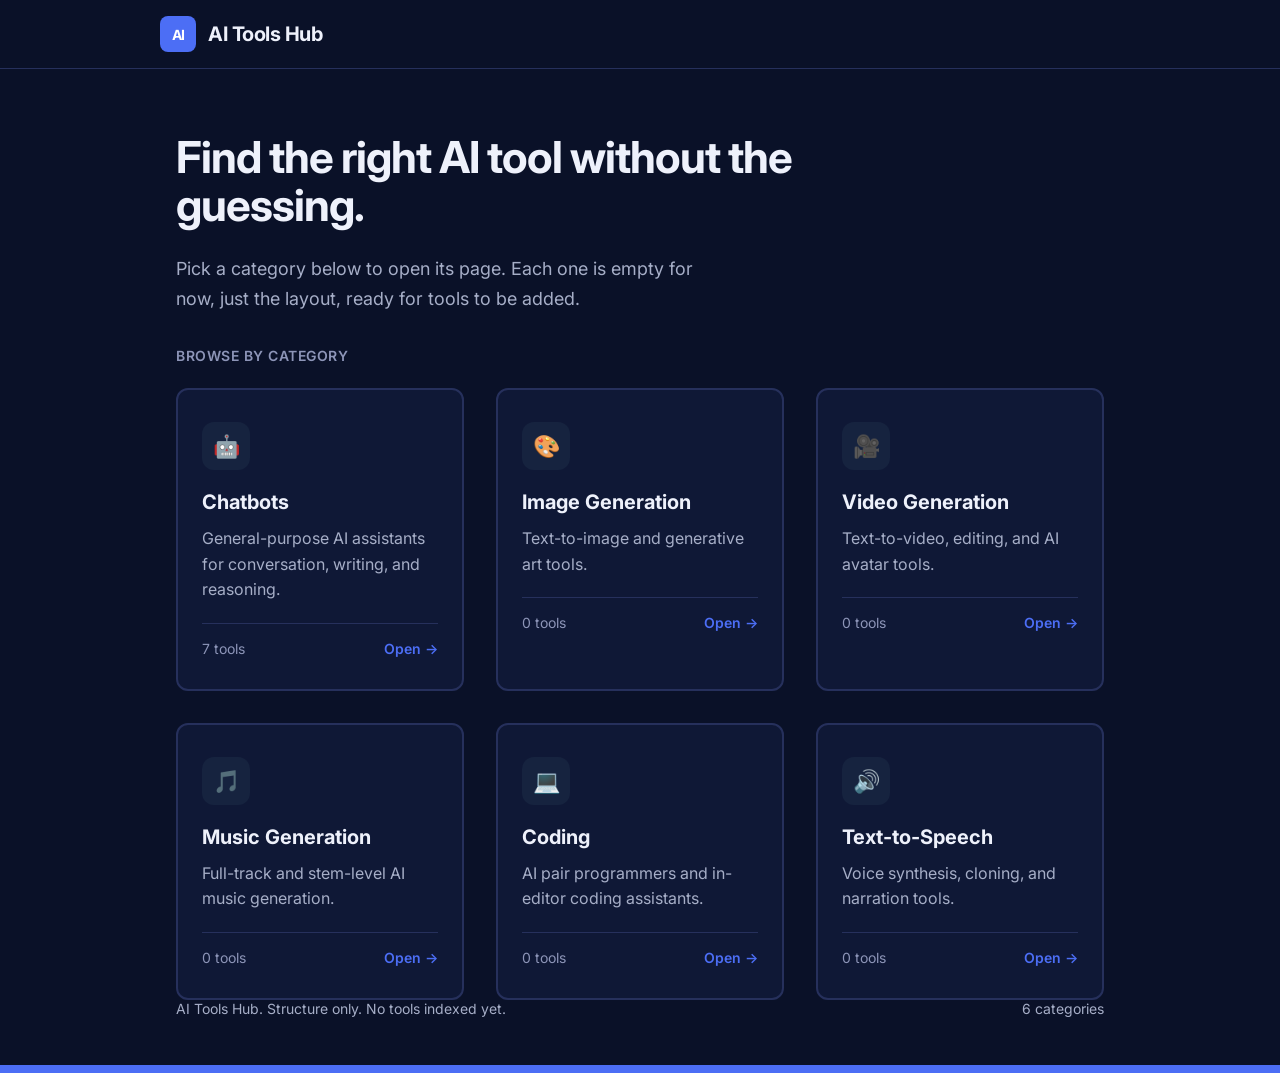
<file: index.html>
<!DOCTYPE html>
<html lang="en">
<head>
<meta charset="UTF-8">
<meta name="viewport" content="width=device-width, initial-scale=1.0">
<title>AI Tools Hub</title>
<link rel="preconnect" href="https://fonts.googleapis.com">
<link rel="preconnect" href="https://fonts.gstatic.com" crossorigin>
<link href="https://fonts.googleapis.com/css2?family=Inter:wght@400;500;600;700&display=swap" rel="stylesheet">
<link rel="stylesheet" href="style.css">
</head>
<body>

<div class="topbar">
  <div class="container topbar-inner">
    <a class="brand" href="index.html">
      <div class="mark">AI</div>
      <span>AI Tools Hub</span>
    </a>
  </div>
</div>

<header class="hero container">
  <h1>Find the right AI tool without the guessing.</h1>
  <p class="hero-text">Pick a category below to open its page. Each one is empty for now, just the layout, ready for tools to be added.</p>
</header>

<section class="container">
  <div class="section-label">Browse by category</div>
  <div class="grid-3-cols">

    <a class="cat-card" href="chatbots.html">
      <div class="cat-icon">🤖</div>
      <h3>Chatbots</h3>
      <p>General-purpose AI assistants for conversation, writing, and reasoning.</p>
      <div class="cat-meta">
        <span>7 tools</span>
        <span class="cat-arrow">Open →</span>
      </div>
    </a>

    <a class="cat-card" href="image.html">
      <div class="cat-icon">🎨</div>
      <h3>Image Generation</h3>
      <p>Text-to-image and generative art tools.</p>
      <div class="cat-meta">
        <span>0 tools</span>
        <span class="cat-arrow">Open →</span>
      </div>
    </a>

    <a class="cat-card" href="video.html">
      <div class="cat-icon">🎥</div>
      <h3>Video Generation</h3>
      <p>Text-to-video, editing, and AI avatar tools.</p>
      <div class="cat-meta">
        <span>0 tools</span>
        <span class="cat-arrow">Open →</span>
      </div>
    </a>

    <a class="cat-card" href="music.html">
      <div class="cat-icon">🎵</div>
      <h3>Music Generation</h3>
      <p>Full-track and stem-level AI music generation.</p>
      <div class="cat-meta">
        <span>0 tools</span>
        <span class="cat-arrow">Open →</span>
      </div>
    </a>

    <a class="cat-card" href="coding.html">
      <div class="cat-icon">💻</div>
      <h3>Coding</h3>
      <p>AI pair programmers and in-editor coding assistants.</p>
      <div class="cat-meta">
        <span>0 tools</span>
        <span class="cat-arrow">Open →</span>
      </div>
    </a>

    <a class="cat-card" href="tts.html">
      <div class="cat-icon">🔊</div>
      <h3>Text-to-Speech</h3>
      <p>Voice synthesis, cloning, and narration tools.</p>
      <div class="cat-meta">
        <span>0 tools</span>
        <span class="cat-arrow">Open →</span>
      </div>
    </a>

  </div>
</section>

<footer>
  <div class="container footer-inner">
    <span>AI Tools Hub. Structure only. No tools indexed yet.</span>
    <span>6 categories</span>
  </div>
</footer>

</body>
</html>
</file>
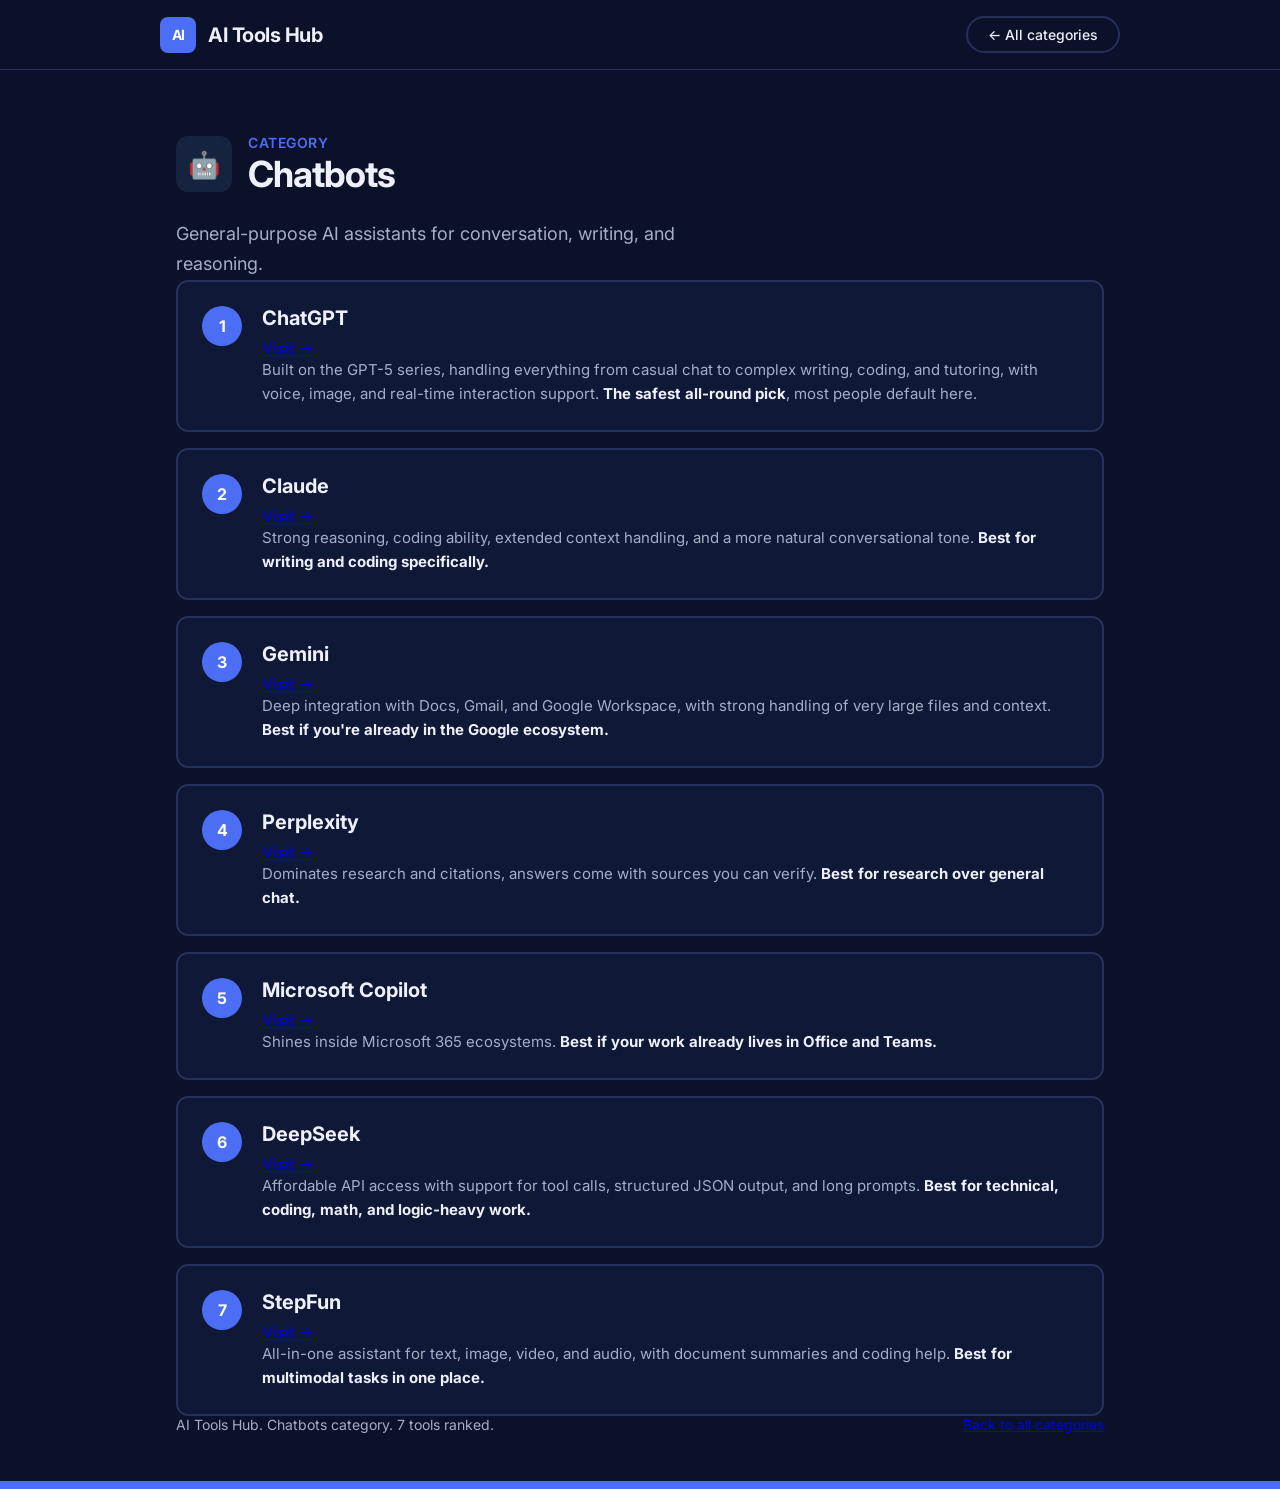
<file: chatbots.html>
<!doctype html>
<html lang="en">
  <head>
    <meta charset="UTF-8" />
    <meta name="viewport" content="width=device-width, initial-scale=1.0" />
    <title>Chatbots - AI Tools Hub</title>
    <link rel="preconnect" href="https://fonts.googleapis.com" />
    <link rel="preconnect" href="https://fonts.gstatic.com" crossorigin />
    <link
      href="https://fonts.googleapis.com/css2?family=Inter:wght@400;500;600;700&display=swap"
      rel="stylesheet"
    />
    <link rel="stylesheet" href="style.css" />
  </head>
  <body>
    <div class="topbar">
      <div class="container topbar-inner">
        <a class="brand" href="index.html">
          <div class="mark">AI</div>
          <span>AI Tools Hub</span>
        </a>
        <a class="back-link" href="index.html">← All categories</a>
      </div>
    </div>

    <header class="page-head container">
      <div class="page-head-top">
        <div class="page-icon">🤖</div>
        <div>
          <div class="page-eyebrow">Category</div>
          <h1>Chatbots</h1>
        </div>
      </div>
      <p class="hero-text">
        General-purpose AI assistants for conversation, writing, and reasoning.
      </p>
    </header>

    <section class="container">
      <div class="slot-list">
        <div class="rank-item">
          <div class="rank-num">1</div>
          <div class="rank-body">
            <div class="rank-top">
              <h3>ChatGPT</h3>
              <a
                class="rank-visit"
                href="https://chat.openai.com"
                target="_blank"
                rel="noopener"
                >Visit →</a
              >
            </div>
            <p class="rank-advantage">
              Built on the GPT-5 series, handling everything from casual chat to
              complex writing, coding, and tutoring, with voice, image, and
              real-time interaction support.
              <strong>The safest all-round pick</strong>, most people default
              here.
            </p>
          </div>
        </div>

        <div class="rank-item">
          <div class="rank-num">2</div>
          <div class="rank-body">
            <div class="rank-top">
              <h3>Claude</h3>
              <a
                class="rank-visit"
                href="https://claude.ai"
                target="_blank"
                rel="noopener"
                >Visit →</a
              >
            </div>
            <p class="rank-advantage">
              Strong reasoning, coding ability, extended context handling, and a
              more natural conversational tone.
              <strong>Best for writing and coding specifically.</strong>
            </p>
          </div>
        </div>

        <div class="rank-item">
          <div class="rank-num">3</div>
          <div class="rank-body">
            <div class="rank-top">
              <h3>Gemini</h3>
              <a
                class="rank-visit"
                href="https://gemini.google.com"
                target="_blank"
                rel="noopener"
                >Visit →</a
              >
            </div>
            <p class="rank-advantage">
              Deep integration with Docs, Gmail, and Google Workspace, with
              strong handling of very large files and context.
              <strong>Best if you're already in the Google ecosystem.</strong>
            </p>
          </div>
        </div>

        <div class="rank-item">
          <div class="rank-num">4</div>
          <div class="rank-body">
            <div class="rank-top">
              <h3>Perplexity</h3>
              <a
                class="rank-visit"
                href="https://www.perplexity.ai"
                target="_blank"
                rel="noopener"
                >Visit →</a
              >
            </div>
            <p class="rank-advantage">
              Dominates research and citations, answers come with sources you
              can verify. <strong>Best for research over general chat.</strong>
            </p>
          </div>
        </div>

        <div class="rank-item">
          <div class="rank-num">5</div>
          <div class="rank-body">
            <div class="rank-top">
              <h3>Microsoft Copilot</h3>
              <a
                class="rank-visit"
                href="https://copilot.microsoft.com"
                target="_blank"
                rel="noopener"
                >Visit →</a
              >
            </div>
            <p class="rank-advantage">
              Shines inside Microsoft 365 ecosystems.
              <strong
                >Best if your work already lives in Office and Teams.</strong
              >
            </p>
          </div>
        </div>

        <div class="rank-item">
          <div class="rank-num">6</div>
          <div class="rank-body">
            <div class="rank-top">
              <h3>DeepSeek</h3>
              <a
                class="rank-visit"
                href="https://chat.deepseek.com"
                target="_blank"
                rel="noopener"
                >Visit →</a
              >
            </div>
            <p class="rank-advantage">
              Affordable API access with support for tool calls, structured JSON
              output, and long prompts.
              <strong
                >Best for technical, coding, math, and logic-heavy work.</strong
              >
            </p>
          </div>
        </div>

        <div class="rank-item">
          <div class="rank-num">7</div>
          <div class="rank-body">
            <div class="rank-top">
              <h3>StepFun</h3>
              <a
                class="rank-visit"
                href="https://www.stepfun.com"
                target="_blank"
                rel="noopener"
                >Visit →</a
              >
            </div>
            <p class="rank-advantage">
              All-in-one assistant for text, image, video, and audio, with
              document summaries and coding help.
              <strong>Best for multimodal tasks in one place.</strong>
            </p>
          </div>
        </div>
      </div>
    </section>

    <footer>
      <div class="container footer-inner">
        <span>AI Tools Hub. Chatbots category. 7 tools ranked.</span>
        <a href="index.html">Back to all categories</a>
      </div>
    </footer>
  </body>
</html>
</file>
<file: style.css>
/*
SPACING SYSTEM (px)
2 / 4 / 8 / 12 / 16 / 24 / 32 / 48 / 64 / 80 / 96 / 128

FONT SIZE SYSTEM (px)
10 / 12 / 14 / 16 / 18 / 20 / 24 / 30 / 36 / 44 / 52 / 62 / 74 / 86 / 98
*/

/*
MAIN COLOR: #4C6EF5
GREY COLOR: #EEF1FB
*/

* {
  margin: 0;
  padding: 0;
  box-sizing: border-box;
}

/* ------------------------ */
/* GENERAL STYLES */
/* ------------------------ */
body {
  font-family: "Inter", sans-serif;
  color: #EEF1FB;
  background-color: #0A1128;
  border-bottom: 8px solid #4C6EF5;
}

.container {
  width: 960px;
  margin: 0 auto;
  padding: 0 16px;
}

header,
section {
  margin-bottom: 48px;
}

h2 {
  margin-bottom: 48px;
  font-size: 36px;
  letter-spacing: -0.5px;
}

.grid-3-cols {
  display: grid;
  grid-template-columns: repeat(3, 1fr);
  column-gap: 32px;
  row-gap: 32px;
}

.btn {
  background-color: #4C6EF5;
  color: #fff;
  text-decoration: none;
  text-transform: uppercase;
  font-weight: 500;
  border: none;
  cursor: pointer;

  padding: 16px 32px;
  display: inline-block;
  border-radius: 100px;
}

.btn:hover {
  background-color: #3B5BDB;
}

.btn--small {
  font-size: 14px;
  padding: 8px 16px;
}

/* ------------------------ */
/* TOP BAR */
/* ------------------------ */
.topbar {
  border-bottom: 1px solid #26305C;
  position: -webkit-sticky;
  position: sticky;
  top: 0;
  z-index: 100;
  background-color: #0A1128;
}

.topbar-inner {
  display: flex;
  align-items: center;
  justify-content: space-between;
  padding: 16px 0;
}

.brand {
  display: flex;
  align-items: center;
  gap: 12px;
  font-weight: 700;
  font-size: 20px;
  letter-spacing: -0.5px;
  text-decoration: none;
  color: #EEF1FB;
}

.brand .mark {
  width: 36px;
  height: 36px;
  border-radius: 8px;
  background-color: #4C6EF5;
  color: #fff;
  display: flex;
  align-items: center;
  justify-content: center;
  font-weight: 700;
  font-size: 14px;
}

.back-link {
  display: flex;
  align-items: center;
  gap: 8px;
  font-size: 14px;
  font-weight: 500;
  color: #EEF1FB;
  text-decoration: none;
  border: 2px solid #26305C;
  border-radius: 100px;
  padding: 8px 20px;
}

.back-link:hover {
  border-color: #4C6EF5;
  color: #4C6EF5;
}

/* ------------------------ */
/* HERO */
/* ------------------------ */
.hero {
  padding-top: 64px;
}

h1 {
  margin-bottom: 24px;
  font-size: 44px;
  line-height: 1.1;
  letter-spacing: -1px;
  max-width: 640px;
}

.hero-text {
  margin-bottom: 32px;
  font-size: 18px;
  line-height: 1.7;
  max-width: 520px;
  color: #A6AEC7;
}

/* ------------------------ */
/* CATEGORY GRID */
/* ------------------------ */
.section-label {
  font-size: 14px;
  font-weight: 600;
  text-transform: uppercase;
  letter-spacing: 0.5px;
  color: #8D95B8;
  margin-bottom: 24px;
}

.cat-card {
  display: block;
  text-decoration: none;
  color: #EEF1FB;
  background-color: #0F1836;
  border: 2px solid #26305C;
  border-radius: 12px;
  padding: 32px 24px;
  transition: border-color 0.2s, transform 0.2s;
}

.cat-card:hover {
  border-color: #4C6EF5;
  transform: translateY(-4px);
}

.cat-icon {
  width: 48px;
  height: 48px;
  border-radius: 12px;
  background-color: #16233F;
  display: flex;
  align-items: center;
  justify-content: center;
  font-size: 22px;
  margin-bottom: 20px;
}

.cat-card h3 {
  margin-bottom: 12px;
  font-size: 20px;
}

.cat-card p {
  font-size: 16px;
  line-height: 1.6;
  color: #A6AEC7;
  margin-bottom: 20px;
}

.cat-meta {
  display: flex;
  align-items: center;
  justify-content: space-between;
  font-size: 14px;
  color: #8D95B8;
  padding-top: 16px;
  border-top: 1px solid #26305C;
}

.cat-arrow {
  font-weight: 600;
  color: #4C6EF5;
}

/* ------------------------ */
/* CATEGORY PAGE */
/* ------------------------ */
.page-head {
  padding-top: 64px;
}

.page-head-top {
  display: flex;
  align-items: center;
  gap: 16px;
  margin-bottom: 24px;
}

.page-icon {
  width: 56px;
  height: 56px;
  border-radius: 12px;
  background-color: #16233F;
  display: flex;
  align-items: center;
  justify-content: center;
  font-size: 26px;
}

.page-eyebrow {
  font-size: 14px;
  font-weight: 600;
  color: #4C6EF5;
  text-transform: uppercase;
  letter-spacing: 0.5px;
  margin-bottom: 4px;
}

.page-head h1 {
  margin-bottom: 0;
  font-size: 36px;
}

.page-head .hero-text {
  margin-bottom: 0;
}

.slot-list {
  display: flex;
  flex-direction: column;
  gap: 16px;
}

.slot {
  display: flex;
  align-items: center;
  gap: 16px;
  border: 2px dashed #26305C;
  border-radius: 12px;
  padding: 24px;
  background-color: #101A2E;
}

.slot-num {
  width: 32px;
  height: 32px;
  border-radius: 100px;
  border: 2px solid #26305C;
  background-color: #0F1836;
  display: flex;
  align-items: center;
  justify-content: center;
  font-size: 14px;
  font-weight: 600;
  color: #8D95B8;
  flex-shrink: 0;
}

.slot-body {
  flex: 1;
}

.slot-title {
  font-size: 14px;
  font-weight: 500;
  color: #5A6491;
  text-transform: uppercase;
  letter-spacing: 0.3px;
}

.slot-plus {
  font-size: 20px;
  color: #4A5578;
  flex-shrink: 0;
}

/* ---- Ranked tool entry (filled) ---- */
.rank-item {
  display: flex;
  gap: 20px;
  border: 2px solid #26305C;
  border-radius: 12px;
  padding: 24px;
  background-color: #0F1836;
  text-decoration: none;
  color: #EEF1FB;
  transition: border-color 0.2s, transform 0.2s;
}

.rank-item:hover {
  border-color: #4C6EF5;
  transform: translateY(-2px);
}

.rank-num {
  width: 40px;
  height: 40px;
  border-radius: 100px;
  background-color: #4C6EF5;
  color: #fff;
  display: flex;
  align-items: center;
  justify-content: center;
  font-size: 16px;
  font-weight: 700;
  flex-shrink: 0;
}

.rank-num svg {
  width: 22px;
  height: 22px;
  stroke: #fff;
}

.rank-num.gold   { background-color: #D4AF37; }
.rank-num.silver { background-color: #A8A8A8; }
.rank-num.bronze { background-color: #B08D57; }

.rank-body {
  flex: 1;
}

.rank-body h3 {
  font-size: 20px;
  margin-bottom: 8px;
}

.rank-advantage {
  font-size: 15px;
  line-height: 1.6;
  color: #A6AEC7;
}

.rank-advantage strong {
  color: #EEF1FB;
}

/* ------------------------ */
/* FOOTER */
/* ------------------------ */
footer {
  margin-bottom: 48px;
  font-size: 14px;
  color: #A6AEC7;
}

footer .footer-inner {
  display: flex;
  justify-content: space-between;
  align-items: center;
  flex-wrap: wrap;
  gap: 8px;
}

/* ------------------------ */
/* RESPONSIVE */
/* ------------------------ */
@media (max-width: 960px) {
  .container {
    width: 100%;
  }
  .grid-3-cols {
    grid-template-columns: repeat(2, 1fr);
  }
}

@media (max-width: 600px) {
  .grid-3-cols {
    grid-template-columns: 1fr;
  }
  h1 {
    font-size: 30px;
  }
  .topbar-inner {
    flex-direction: column;
    align-items: flex-start;
    gap: 12px;
  }
}
</file>
